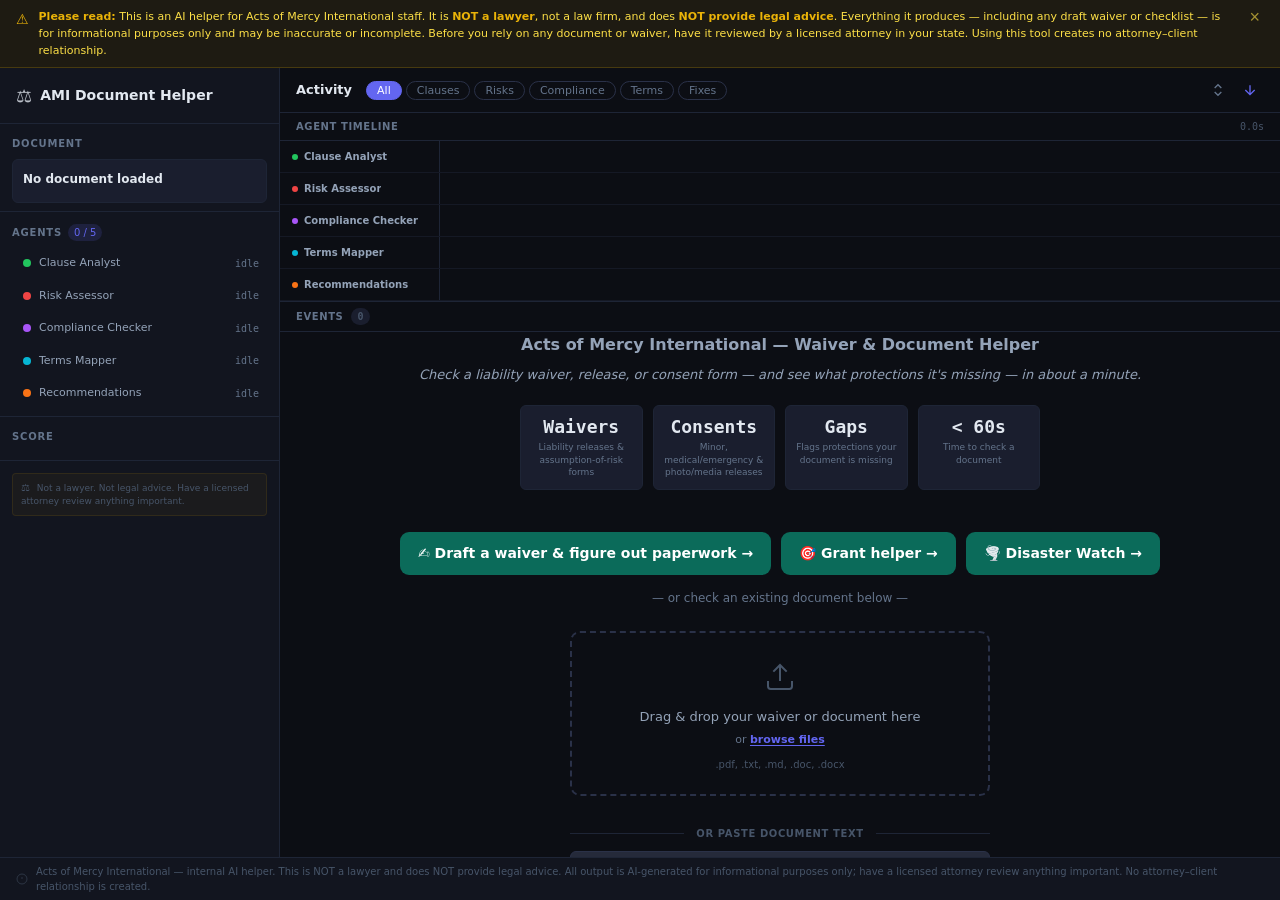
<file: frontend/index.html>
<!DOCTYPE html>
<html lang="en">
<head>
  <meta charset="UTF-8">
  <meta name="viewport" content="width=device-width, initial-scale=1.0">
  <title>Acts of Mercy International — Document &amp; Waiver Helper</title>
  <link rel="stylesheet" href="css/styles.css">
</head>
<body>
  <!-- Disclaimer Banner -->
  <div class="disclaimer-banner" id="disclaimer-banner">
    <div class="disclaimer-content">
      <span class="disclaimer-icon">&#9888;</span>
      <span class="disclaimer-text">
        <strong>Please read:</strong> This is an AI helper for Acts of Mercy International staff. It is <strong>NOT a lawyer</strong>,
        not a law firm, and does <strong>NOT provide legal advice</strong>. Everything it produces — including any draft waiver or
        checklist — is for informational purposes only and may be inaccurate or incomplete. Before you rely on any document or
        waiver, have it reviewed by a licensed attorney in your state. Using this tool creates no attorney–client relationship.
      </span>
      <button class="disclaimer-close" id="disclaimer-close" title="Dismiss">&times;</button>
    </div>
  </div>

  <!-- App Body -->
  <div class="app-body">

  <!-- Sidebar -->
  <aside id="sidebar">
    <div class="sidebar-header">
      <span class="logo-icon">&#9878;</span>
      <span class="logo-text">AMI Document Helper</span>
    </div>

    <div class="sidebar-section">
      <div class="section-label">DOCUMENT</div>
      <div id="contract-info" class="contract-card">
        <div class="contract-name">No document loaded</div>
        <div class="contract-meta"></div>
      </div>
    </div>

    <div class="sidebar-section">
      <div class="section-label">AGENTS <span id="agent-count-badge" class="count-badge">0 / 5</span></div>
      <div id="agent-list" class="agent-list"></div>
    </div>

    <div class="sidebar-section">
      <div class="section-label">SCORE</div>
      <div id="score-display" class="score-display hidden">
        <div class="score-gauge">
          <svg viewBox="0 0 120 120" class="gauge-svg">
            <circle cx="60" cy="60" r="52" class="gauge-bg"/>
            <circle cx="60" cy="60" r="52" class="gauge-fill" id="gauge-fill"
              stroke-dasharray="326.73" stroke-dashoffset="326.73"/>
          </svg>
          <div class="gauge-value" id="gauge-value">--</div>
        </div>
        <div class="score-grade" id="score-grade"></div>
        <div class="score-label" id="score-label"></div>
      </div>
    </div>

    <div class="sidebar-section sidebar-disclaimer">
      <div class="disclaimer-mini">
        <span class="disclaimer-mini-icon">&#9878;</span>
        Not a lawyer. Not legal advice. Have a licensed attorney review anything important.
      </div>
    </div>

    <div class="sidebar-footer">
      <span class="status-dot" id="status-dot"></span>
      <span class="status-text" id="status-text">Idle</span>
    </div>
  </aside>

  <!-- Main Panel -->
  <main id="main-panel">
    <!-- Scope Bar -->
    <div class="scope-bar">
      <div class="scope-title">Activity</div>
      <div class="scope-filters" id="scope-filters">
        <button class="filter-pill active" data-filter="all">All</button>
        <button class="filter-pill" data-filter="clause">Clauses</button>
        <button class="filter-pill" data-filter="risk">Risks</button>
        <button class="filter-pill" data-filter="compliance">Compliance</button>
        <button class="filter-pill" data-filter="terms">Terms</button>
        <button class="filter-pill" data-filter="recommendation">Fixes</button>
      </div>
      <div class="scope-actions">
        <button class="btn-viewer hidden" id="btn-view-contract" title="View contract with highlighted problem areas">
          <svg width="14" height="14" viewBox="0 0 24 24" fill="none" stroke="currentColor" stroke-width="2">
            <path d="M14 2H6a2 2 0 0 0-2 2v16a2 2 0 0 0 2 2h12a2 2 0 0 0 2-2V8z"/><polyline points="14 2 14 8 20 8"/>
          </svg>
          View Contract
        </button>
        <button class="btn-pdf hidden" id="btn-download-pdf" title="Download professional PDF report">
          <svg width="14" height="14" viewBox="0 0 24 24" fill="none" stroke="currentColor" stroke-width="2">
            <path d="M21 15v4a2 2 0 0 1-2 2H5a2 2 0 0 1-2-2v-4"/><polyline points="7 10 12 15 17 10"/><line x1="12" y1="15" x2="12" y2="3"/>
          </svg>
          Download PDF Report
        </button>
        <button class="icon-btn" id="btn-expand-all" title="Expand all">
          <svg width="16" height="16" viewBox="0 0 24 24" fill="none" stroke="currentColor" stroke-width="2"><path d="M7 15l5 5 5-5M7 9l5-5 5 5"/></svg>
        </button>
        <button class="icon-btn" id="btn-auto-scroll" title="Auto-scroll" data-active="true">
          <svg width="16" height="16" viewBox="0 0 24 24" fill="none" stroke="currentColor" stroke-width="2"><path d="M12 5v14M19 12l-7 7-7-7"/></svg>
        </button>
      </div>
    </div>

    <!-- Timeline -->
    <div class="timeline-container" id="timeline-container">
      <div class="timeline-header">
        <span class="timeline-title">Agent Timeline</span>
        <span class="timeline-elapsed" id="timeline-elapsed">0.0s</span>
      </div>
      <div class="timeline-lanes" id="timeline-lanes"></div>
    </div>

    <!-- Contract Viewer (highlighted) -->
    <div class="contract-viewer hidden" id="contract-viewer">
      <div class="viewer-header">
        <span class="viewer-title">Contract — Highlighted Problem Areas</span>
        <div class="viewer-legend">
          <span class="legend-item"><span class="legend-dot" style="background:var(--red)"></span> High Risk</span>
          <span class="legend-item"><span class="legend-dot" style="background:var(--yellow)"></span> Medium Risk</span>
          <span class="legend-item"><span class="legend-dot" style="background:var(--green)"></span> Low Risk</span>
        </div>
        <button class="icon-btn" id="btn-close-viewer" title="Close viewer">
          <svg width="14" height="14" viewBox="0 0 24 24" fill="none" stroke="currentColor" stroke-width="2"><line x1="18" y1="6" x2="6" y2="18"/><line x1="6" y1="6" x2="18" y2="18"/></svg>
        </button>
      </div>
      <div class="viewer-body" id="viewer-body"></div>
    </div>

    <!-- Event Stream -->
    <div class="event-stream-header">
      <span>Events</span>
      <span class="event-count" id="event-count">0</span>
    </div>
    <div class="event-stream" id="event-stream">
      <div class="event-empty" id="event-empty">
        <div class="empty-icon">&#9878;</div>
        <div class="empty-title">Acts of Mercy International — Waiver &amp; Document Helper</div>
        <div class="empty-tagline">Check a liability waiver, release, or consent form — and see what protections it's missing — in about a minute.</div>

        <!-- What this helps with -->
        <div class="stats-grid">
          <div class="stat-card">
            <div class="stat-value">Waivers</div>
            <div class="stat-label">Liability releases &amp; assumption-of-risk forms</div>
          </div>
          <div class="stat-card">
            <div class="stat-value">Consents</div>
            <div class="stat-label">Minor, medical/emergency &amp; photo/media releases</div>
          </div>
          <div class="stat-card">
            <div class="stat-value">Gaps</div>
            <div class="stat-label">Flags protections your document is missing</div>
          </div>
          <div class="stat-card">
            <div class="stat-value">&lt; 60s</div>
            <div class="stat-label">Time to check a document</div>
          </div>
        </div>

        <div style="margin:18px auto 6px;text-align:center;display:flex;gap:10px;justify-content:center;flex-wrap:wrap;">
          <a href="/draft.html" style="display:inline-block;padding:11px 18px;border-radius:9px;background:#0b6b5a;color:#fff;text-decoration:none;font-weight:600;font-size:14px;">
            ✍️ Draft a waiver &amp; figure out paperwork →
          </a>
          <a href="/grants.html" style="display:inline-block;padding:11px 18px;border-radius:9px;background:#0b6b5a;color:#fff;text-decoration:none;font-weight:600;font-size:14px;">
            🎯 Grant helper →
          </a>
          <a href="/disasters.html" style="display:inline-block;padding:11px 18px;border-radius:9px;background:#0b6b5a;color:#fff;text-decoration:none;font-weight:600;font-size:14px;">
            🌪️ Disaster Watch →
          </a>
        </div>

        <div class="empty-subtitle">— or check an existing document below —</div>

        <!-- Upload Zone -->
        <div class="upload-zone" id="upload-zone">
          <input type="file" id="file-input" accept=".pdf,.txt,.md,.doc,.docx" hidden>
          <div class="upload-icon">
            <svg width="32" height="32" viewBox="0 0 24 24" fill="none" stroke="currentColor" stroke-width="1.5">
              <path d="M21 15v4a2 2 0 0 1-2 2H5a2 2 0 0 1-2-2v-4"/>
              <polyline points="17 8 12 3 7 8"/>
              <line x1="12" y1="3" x2="12" y2="15"/>
            </svg>
          </div>
          <div class="upload-text">Drag & drop your waiver or document here</div>
          <div class="upload-hint">or <button class="upload-browse-btn" id="btn-browse">browse files</button></div>
          <div class="upload-formats">.pdf, .txt, .md, .doc, .docx</div>
        </div>

        <!-- Paste Area -->
        <div class="paste-section">
          <div class="paste-divider"><span>or paste document text</span></div>
          <div class="paste-area-wrap">
            <textarea id="paste-area" class="paste-area" placeholder="Paste your waiver, release, consent form, or agreement text here..." rows="4"></textarea>
            <button class="btn-secondary" id="btn-paste-analyze" disabled>
              <svg width="14" height="14" viewBox="0 0 24 24" fill="none" stroke="currentColor" stroke-width="2"><polygon points="5 3 19 12 5 21 5 3"/></svg>
              Analyze
            </button>
          </div>
        </div>

        <!-- Demo shortcut -->
        <div class="demo-section">
          <div class="paste-divider"><span>or try the demo</span></div>
          <button class="btn-ghost" id="btn-demo">
            <svg width="14" height="14" viewBox="0 0 24 24" fill="none" stroke="currentColor" stroke-width="2"><polygon points="5 3 19 12 5 21 5 3"/></svg>
            See an Example Review
          </button>
          <div class="empty-hint">Sample document — shows how a review looks (not an AMI document)</div>
        </div>

        <!-- Upload progress (hidden by default) -->
        <div class="upload-progress hidden" id="upload-progress">
          <div class="upload-file-icon">
            <svg width="20" height="20" viewBox="0 0 24 24" fill="none" stroke="currentColor" stroke-width="1.5">
              <path d="M14 2H6a2 2 0 0 0-2 2v16a2 2 0 0 0 2 2h12a2 2 0 0 0 2-2V8z"/>
              <polyline points="14 2 14 8 20 8"/>
            </svg>
          </div>
          <div class="upload-file-info">
            <div class="upload-file-name" id="upload-file-name"></div>
            <div class="upload-file-size" id="upload-file-size"></div>
          </div>
          <div class="upload-file-status" id="upload-file-status">Reading...</div>
        </div>
      </div>
    </div>
  </main>

  </div><!-- /app-body -->

  <!-- Page-level disclaimer footer -->
  <div class="page-disclaimer" id="page-disclaimer">
    <svg width="12" height="12" viewBox="0 0 24 24" fill="none" stroke="currentColor" stroke-width="2">
      <circle cx="12" cy="12" r="10"/><line x1="12" y1="8" x2="12" y2="12"/><line x1="12" y1="16" x2="12.01" y2="16"/>
    </svg>
    Acts of Mercy International — internal AI helper. This is NOT a lawyer and does NOT provide legal advice.
    All output is AI-generated for informational purposes only; have a licensed attorney review anything important. No attorney–client relationship is created.
  </div>

  <script type="module" src="js/app.js"></script>
</body>
</html>
</file>
<file: frontend/css/styles.css>
/* === Reset & Base === */
*, *::before, *::after { box-sizing: border-box; margin: 0; padding: 0; }

:root {
  --bg-primary: #0c0e14;
  --bg-secondary: #12151f;
  --bg-card: #1a1e2e;
  --bg-card-hover: #1f2438;
  --bg-input: #252a3a;
  --bg-row-hover: rgba(99, 130, 255, 0.04);
  --bg-row-selected: rgba(99, 130, 255, 0.08);

  --text-primary: #e2e8f0;
  --text-secondary: #94a3b8;
  --text-muted: #64748b;
  --text-dim: #475569;

  --border: #1e2536;
  --border-light: #2a3148;

  --accent: #6366f1;
  --accent-dim: rgba(99, 102, 241, 0.15);
  --accent-glow: rgba(99, 102, 241, 0.25);

  --red: #ef4444;
  --red-dim: rgba(239, 68, 68, 0.12);
  --red-text: #fca5a5;
  --orange: #f97316;
  --orange-dim: rgba(249, 115, 22, 0.12);
  --orange-text: #fdba74;
  --yellow: #eab308;
  --yellow-dim: rgba(234, 179, 8, 0.12);
  --yellow-text: #fde047;
  --green: #22c55e;
  --green-dim: rgba(34, 197, 94, 0.12);
  --green-text: #86efac;
  --blue: #3b82f6;
  --blue-dim: rgba(59, 130, 246, 0.12);
  --blue-text: #93c5fd;
  --purple: #a855f7;
  --purple-dim: rgba(168, 85, 247, 0.12);
  --purple-text: #d8b4fe;
  --cyan: #06b6d4;
  --cyan-dim: rgba(6, 182, 212, 0.12);
  --cyan-text: #67e8f9;
  --rose: #f43f5e;
  --rose-dim: rgba(244, 63, 94, 0.12);
  --rose-text: #fda4af;

  --font-sans: -apple-system, BlinkMacSystemFont, 'Segoe UI', system-ui, sans-serif;
  --font-mono: 'SF Mono', 'Fira Code', 'Cascadia Code', 'Consolas', monospace;

  --sidebar-width: 280px;
  --timeline-height: 180px;
  --radius: 6px;
  --radius-sm: 4px;
}

html, body {
  height: 100%;
  font-family: var(--font-sans);
  background: var(--bg-primary);
  color: var(--text-primary);
  font-size: 13px;
  line-height: 1.5;
  overflow: hidden;
}

body {
  display: flex;
  flex-direction: column;
}

/* === Disclaimer Banner === */
.disclaimer-banner {
  width: 100%;
  background: rgba(234, 179, 8, 0.08);
  border-bottom: 1px solid rgba(234, 179, 8, 0.2);
  flex-shrink: 0;
  z-index: 100;
}

.disclaimer-banner.hidden { display: none; }

.disclaimer-content {
  display: flex;
  align-items: flex-start;
  gap: 10px;
  padding: 8px 16px;
  max-width: 100%;
}

.disclaimer-icon {
  font-size: 14px;
  color: var(--yellow);
  flex-shrink: 0;
  margin-top: 1px;
}

.disclaimer-text {
  font-size: 11px;
  line-height: 1.55;
  color: var(--yellow-text);
  flex: 1;
}

.disclaimer-text strong {
  color: var(--yellow);
}

.disclaimer-close {
  background: none;
  border: none;
  color: var(--yellow-text);
  font-size: 18px;
  cursor: pointer;
  padding: 0 4px;
  line-height: 1;
  opacity: 0.6;
  flex-shrink: 0;
  transition: opacity 0.15s;
}

.disclaimer-close:hover { opacity: 1; }

/* === Page Layout (below banner) === */
.app-body {
  display: flex;
  flex: 1;
  overflow: hidden;
}

/* === Sidebar === */
#sidebar {
  width: var(--sidebar-width);
  min-width: var(--sidebar-width);
  height: 100vh;
  background: var(--bg-secondary);
  border-right: 1px solid var(--border);
  display: flex;
  flex-direction: column;
  overflow: hidden;
}

.sidebar-header {
  display: flex;
  align-items: center;
  gap: 8px;
  padding: 14px 16px;
  border-bottom: 1px solid var(--border);
  font-weight: 600;
  font-size: 14px;
}

.logo-icon {
  font-size: 18px;
  opacity: 0.8;
}

.sidebar-section {
  padding: 12px 12px 8px;
  border-bottom: 1px solid var(--border);
}

.section-label {
  font-size: 10px;
  font-weight: 600;
  letter-spacing: 0.08em;
  text-transform: uppercase;
  color: var(--text-muted);
  margin-bottom: 8px;
  display: flex;
  align-items: center;
  gap: 6px;
}

.count-badge {
  font-size: 10px;
  font-weight: 500;
  padding: 1px 6px;
  border-radius: 10px;
  background: var(--accent-dim);
  color: var(--accent);
  letter-spacing: 0;
}

/* Contract Card */
.contract-card {
  padding: 10px;
  border-radius: var(--radius);
  background: var(--bg-card);
  border: 1px solid var(--border);
}

.contract-name {
  font-size: 12px;
  font-weight: 600;
  color: var(--text-primary);
  margin-bottom: 4px;
}

.contract-meta {
  font-size: 10px;
  color: var(--text-muted);
  line-height: 1.6;
}

.contract-meta span {
  display: block;
}

/* Agent List */
.agent-list {
  display: flex;
  flex-direction: column;
  gap: 4px;
}

.agent-item {
  display: flex;
  align-items: center;
  gap: 8px;
  padding: 6px 8px;
  border-radius: var(--radius-sm);
  border-left: 3px solid transparent;
  font-size: 11px;
  transition: background 0.15s;
}

.agent-item:hover {
  background: var(--bg-card-hover);
}

.agent-item .agent-dot {
  width: 8px;
  height: 8px;
  border-radius: 50%;
  flex-shrink: 0;
}

.agent-item .agent-name {
  flex: 1;
  font-weight: 500;
  color: var(--text-secondary);
}

.agent-item .agent-status {
  font-size: 10px;
  color: var(--text-muted);
  font-family: var(--font-mono);
}

.agent-item[data-status="waiting"] .agent-dot { background: var(--text-dim); }
.agent-item[data-status="analyzing"] .agent-dot {
  animation: pulse-dot 1.2s ease-in-out infinite;
}
.agent-item[data-status="complete"] .agent-dot { background: var(--green); }
.agent-item[data-status="complete"] .agent-name { color: var(--text-primary); }

@keyframes pulse-dot {
  0%, 100% { opacity: 0.4; transform: scale(1); }
  50% { opacity: 1; transform: scale(1.3); }
}

/* Score Display */
.score-display {
  display: flex;
  flex-direction: column;
  align-items: center;
  padding: 12px 0 4px;
}

.score-display.hidden { display: none; }

.score-gauge {
  position: relative;
  width: 100px;
  height: 100px;
}

.gauge-svg {
  width: 100%;
  height: 100%;
  transform: rotate(-90deg);
}

.gauge-bg {
  fill: none;
  stroke: var(--border-light);
  stroke-width: 8;
}

.gauge-fill {
  fill: none;
  stroke: var(--red);
  stroke-width: 8;
  stroke-linecap: round;
  transition: stroke-dashoffset 2s ease-out, stroke 0.3s;
}

.gauge-value {
  position: absolute;
  top: 50%;
  left: 50%;
  transform: translate(-50%, -50%);
  font-size: 28px;
  font-weight: 700;
  font-family: var(--font-mono);
  color: var(--text-primary);
}

.score-grade {
  font-size: 16px;
  font-weight: 700;
  margin-top: 6px;
}

.score-label {
  font-size: 10px;
  font-weight: 600;
  letter-spacing: 0.1em;
  text-transform: uppercase;
  color: var(--text-muted);
}

/* Sidebar Footer */
.sidebar-footer {
  margin-top: auto;
  padding: 10px 16px;
  border-top: 1px solid var(--border);
  display: flex;
  align-items: center;
  gap: 8px;
  font-size: 11px;
  color: var(--text-muted);
}

.status-dot {
  width: 7px;
  height: 7px;
  border-radius: 50%;
  background: var(--text-dim);
}

.status-dot.active {
  background: var(--green);
  box-shadow: 0 0 6px var(--green);
}

/* === Main Panel === */
#main-panel {
  flex: 1;
  display: flex;
  flex-direction: column;
  overflow: hidden;
  min-width: 0;
}

/* Scope Bar */
.scope-bar {
  display: flex;
  align-items: center;
  gap: 10px;
  padding: 8px 16px;
  border-bottom: 1px solid var(--border);
  min-height: 40px;
  flex-shrink: 0;
}

.scope-title {
  font-size: 13px;
  font-weight: 600;
  color: var(--text-primary);
  margin-right: 4px;
}

.scope-filters {
  display: flex;
  gap: 4px;
  flex-wrap: wrap;
}

.filter-pill {
  padding: 2px 10px;
  border-radius: 20px;
  border: 1px solid var(--border-light);
  background: transparent;
  color: var(--text-muted);
  font-size: 11px;
  font-weight: 500;
  cursor: pointer;
  transition: all 0.15s;
  font-family: var(--font-sans);
}

.filter-pill:hover {
  border-color: var(--accent);
  color: var(--text-secondary);
}

.filter-pill.active {
  background: var(--accent);
  border-color: var(--accent);
  color: white;
}

.scope-actions {
  margin-left: auto;
  display: flex;
  gap: 4px;
}

.btn-pdf {
  display: flex;
  align-items: center;
  gap: 6px;
  padding: 4px 14px;
  border-radius: var(--radius);
  border: 1px solid var(--green);
  background: var(--green-dim);
  color: var(--green-text);
  font-size: 11px;
  font-weight: 600;
  cursor: pointer;
  transition: all 0.15s;
  font-family: var(--font-sans);
  margin-right: 8px;
}

.btn-pdf:hover {
  background: var(--green);
  color: white;
  box-shadow: 0 0 12px rgba(34, 197, 94, 0.3);
}

.btn-pdf.hidden { display: none; }

.btn-pdf.loading {
  opacity: 0.6;
  cursor: wait;
}

.icon-btn {
  width: 28px;
  height: 28px;
  display: flex;
  align-items: center;
  justify-content: center;
  border-radius: var(--radius-sm);
  border: none;
  background: transparent;
  color: var(--text-muted);
  cursor: pointer;
  transition: all 0.15s;
}

.icon-btn:hover {
  background: var(--bg-card);
  color: var(--text-secondary);
}

.icon-btn[data-active="true"] {
  color: var(--accent);
}

/* === Timeline === */
.timeline-container {
  border-bottom: 1px solid var(--border);
  flex-shrink: 0;
  overflow: hidden;
}

.timeline-header {
  display: flex;
  align-items: center;
  justify-content: space-between;
  padding: 6px 16px;
  border-bottom: 1px solid var(--border);
}

.timeline-title {
  font-size: 10px;
  font-weight: 600;
  text-transform: uppercase;
  letter-spacing: 0.06em;
  color: var(--text-muted);
}

.timeline-elapsed {
  font-size: 10px;
  font-family: var(--font-mono);
  color: var(--text-dim);
}

.timeline-lanes {
  padding: 0;
}

.timeline-lane {
  display: flex;
  align-items: center;
  height: 32px;
  border-bottom: 1px solid rgba(30, 37, 54, 0.5);
  position: relative;
}

.lane-label {
  width: 160px;
  min-width: 160px;
  padding: 0 12px;
  font-size: 10px;
  font-weight: 600;
  display: flex;
  align-items: center;
  gap: 6px;
  border-right: 1px solid var(--border);
  height: 100%;
  overflow: hidden;
  white-space: nowrap;
}

.lane-color-dot {
  width: 6px;
  height: 6px;
  border-radius: 50%;
  flex-shrink: 0;
}

.lane-name {
  overflow: hidden;
  text-overflow: ellipsis;
  color: var(--text-secondary);
}

.lane-track {
  flex: 1;
  height: 100%;
  position: relative;
  overflow: hidden;
}

.lane-progress {
  position: absolute;
  top: 0;
  left: 0;
  height: 100%;
  width: 0;
  transition: width 0.3s ease;
  opacity: 0.12;
}

.lane-event-dot {
  position: absolute;
  top: 50%;
  transform: translateY(-50%);
  width: 8px;
  height: 8px;
  border-radius: 50%;
  opacity: 0;
  animation: dot-appear 0.3s ease forwards;
  cursor: pointer;
  transition: transform 0.15s;
  z-index: 1;
}

.lane-event-dot:hover {
  transform: translateY(-50%) scale(1.6);
  z-index: 2;
}

.lane-event-dot.high { background: var(--red); box-shadow: 0 0 4px var(--red); }
.lane-event-dot.medium { background: var(--yellow); box-shadow: 0 0 4px var(--yellow); }
.lane-event-dot.low { background: var(--green); box-shadow: 0 0 4px var(--green); }
.lane-event-dot.info { background: var(--blue); box-shadow: 0 0 4px var(--blue); }
.lane-event-dot.system { background: var(--purple); box-shadow: 0 0 4px var(--purple); }

.lane-complete-check {
  position: absolute;
  right: 12px;
  top: 50%;
  transform: translateY(-50%);
  font-size: 11px;
  color: var(--green);
  opacity: 0;
  transition: opacity 0.3s;
}

.lane-complete-check.visible { opacity: 1; }

@keyframes dot-appear {
  from { opacity: 0; transform: translateY(-50%) scale(0); }
  to { opacity: 0.85; transform: translateY(-50%) scale(1); }
}

/* === Event Stream === */
.event-stream-header {
  display: flex;
  align-items: center;
  gap: 8px;
  padding: 6px 16px;
  border-bottom: 1px solid var(--border);
  font-size: 10px;
  font-weight: 600;
  text-transform: uppercase;
  letter-spacing: 0.06em;
  color: var(--text-muted);
  flex-shrink: 0;
}

.event-count {
  font-family: var(--font-mono);
  font-size: 10px;
  padding: 1px 6px;
  border-radius: 10px;
  background: var(--bg-card);
  color: var(--text-dim);
}

.event-stream {
  flex: 1;
  overflow-y: auto;
  overflow-x: hidden;
  scroll-behavior: smooth;
}

.event-stream::-webkit-scrollbar { width: 6px; }
.event-stream::-webkit-scrollbar-track { background: transparent; }
.event-stream::-webkit-scrollbar-thumb { background: var(--border-light); border-radius: 3px; }

/* Empty State */
.event-empty {
  display: flex;
  flex-direction: column;
  align-items: center;
  justify-content: center;
  height: 100%;
  gap: 8px;
  color: var(--text-muted);
}

.empty-icon {
  font-size: 48px;
  opacity: 0.2;
  margin-bottom: 8px;
}

.empty-title {
  font-size: 16px;
  font-weight: 600;
  color: var(--text-secondary);
}

.empty-subtitle {
  font-size: 12px;
  color: var(--text-muted);
  margin-bottom: 12px;
}

.empty-hint {
  font-size: 10px;
  color: var(--text-dim);
  margin-top: 4px;
}

/* === Upload Zone === */
.upload-zone {
  width: 420px;
  max-width: 90%;
  padding: 28px 24px 22px;
  border: 2px dashed var(--border-light);
  border-radius: 10px;
  display: flex;
  flex-direction: column;
  align-items: center;
  gap: 6px;
  cursor: pointer;
  transition: all 0.2s;
  margin-top: 4px;
}

.upload-zone:hover,
.upload-zone.dragover {
  border-color: var(--accent);
  background: var(--accent-dim);
}

.upload-zone.dragover .upload-icon {
  color: var(--accent);
  transform: translateY(-2px);
}

.upload-icon {
  color: var(--text-dim);
  margin-bottom: 2px;
  transition: all 0.2s;
}

.upload-text {
  font-size: 13px;
  font-weight: 500;
  color: var(--text-secondary);
}

.upload-hint {
  font-size: 11px;
  color: var(--text-muted);
}

.upload-browse-btn {
  background: none;
  border: none;
  color: var(--accent);
  font-size: 11px;
  font-weight: 600;
  cursor: pointer;
  text-decoration: underline;
  text-underline-offset: 2px;
  font-family: var(--font-sans);
  padding: 0;
}

.upload-browse-btn:hover {
  color: #818cf8;
}

.upload-formats {
  font-size: 10px;
  color: var(--text-dim);
  margin-top: 2px;
}

/* Paste Section */
.paste-section {
  width: 420px;
  max-width: 90%;
  margin-top: 8px;
}

.paste-divider {
  display: flex;
  align-items: center;
  gap: 12px;
  margin: 14px 0 10px;
  font-size: 10px;
  font-weight: 600;
  text-transform: uppercase;
  letter-spacing: 0.06em;
  color: var(--text-dim);
}

.paste-divider::before,
.paste-divider::after {
  content: '';
  flex: 1;
  height: 1px;
  background: var(--border);
}

.paste-area-wrap {
  position: relative;
}

.paste-area {
  width: 100%;
  padding: 10px 12px;
  padding-right: 90px;
  border-radius: var(--radius);
  border: 1px solid var(--border-light);
  background: var(--bg-input);
  color: var(--text-primary);
  font-family: var(--font-mono);
  font-size: 11px;
  line-height: 1.5;
  resize: vertical;
  min-height: 80px;
  max-height: 200px;
  transition: border-color 0.15s;
}

.paste-area::placeholder {
  color: var(--text-dim);
}

.paste-area:focus {
  outline: none;
  border-color: var(--accent);
  box-shadow: 0 0 0 2px var(--accent-dim);
}

.paste-area-wrap .btn-secondary {
  position: absolute;
  bottom: 8px;
  right: 8px;
}

/* Demo section */
.demo-section {
  width: 420px;
  max-width: 90%;
  display: flex;
  flex-direction: column;
  align-items: center;
}

/* Upload Progress */
.upload-progress {
  display: flex;
  align-items: center;
  gap: 12px;
  padding: 12px 16px;
  border-radius: var(--radius);
  background: var(--bg-card);
  border: 1px solid var(--border);
  width: 420px;
  max-width: 90%;
  margin-top: 12px;
}

.upload-progress.hidden { display: none; }

.upload-file-icon {
  color: var(--accent);
  flex-shrink: 0;
}

.upload-file-info {
  flex: 1;
  min-width: 0;
}

.upload-file-name {
  font-size: 12px;
  font-weight: 600;
  color: var(--text-primary);
  overflow: hidden;
  text-overflow: ellipsis;
  white-space: nowrap;
}

.upload-file-size {
  font-size: 10px;
  color: var(--text-muted);
}

.upload-file-status {
  font-size: 10px;
  font-weight: 600;
  color: var(--accent);
  flex-shrink: 0;
  animation: pulse-text 1.2s ease-in-out infinite;
}

@keyframes pulse-text {
  0%, 100% { opacity: 0.6; }
  50% { opacity: 1; }
}

.btn-primary {
  display: flex;
  align-items: center;
  gap: 6px;
  padding: 8px 20px;
  border-radius: var(--radius);
  border: none;
  background: var(--accent);
  color: white;
  font-size: 13px;
  font-weight: 600;
  cursor: pointer;
  transition: all 0.15s;
  font-family: var(--font-sans);
}

.btn-primary:hover {
  background: #818cf8;
  box-shadow: 0 0 20px var(--accent-glow);
}

.btn-secondary {
  display: flex;
  align-items: center;
  gap: 5px;
  padding: 5px 14px;
  border-radius: var(--radius-sm);
  border: 1px solid var(--accent);
  background: var(--accent-dim);
  color: var(--accent);
  font-size: 11px;
  font-weight: 600;
  cursor: pointer;
  transition: all 0.15s;
  font-family: var(--font-sans);
}

.btn-secondary:hover:not(:disabled) {
  background: var(--accent);
  color: white;
}

.btn-secondary:disabled {
  opacity: 0.35;
  cursor: not-allowed;
}

.btn-ghost {
  display: flex;
  align-items: center;
  gap: 6px;
  padding: 7px 18px;
  border-radius: var(--radius);
  border: 1px solid var(--border-light);
  background: transparent;
  color: var(--text-secondary);
  font-size: 12px;
  font-weight: 500;
  cursor: pointer;
  transition: all 0.15s;
  font-family: var(--font-sans);
}

.btn-ghost:hover {
  border-color: var(--accent);
  color: var(--accent);
  background: var(--accent-dim);
}

/* Event Row */
.event-row {
  display: flex;
  align-items: flex-start;
  padding: 6px 16px;
  border-left: 3px solid transparent;
  cursor: pointer;
  transition: background 0.1s;
  border-bottom: 1px solid rgba(30, 37, 54, 0.3);
}

.event-row:hover {
  background: var(--bg-row-hover);
}

.event-row.expanded {
  background: var(--bg-row-selected);
}

.event-row .row-agent {
  width: 90px;
  min-width: 90px;
  font-size: 10px;
  font-weight: 600;
  padding-top: 2px;
  overflow: hidden;
  text-overflow: ellipsis;
  white-space: nowrap;
}

.event-row .row-icon {
  width: 18px;
  min-width: 18px;
  text-align: center;
  font-size: 12px;
  padding-top: 1px;
}

.event-row .row-badge {
  min-width: 70px;
  width: 70px;
  padding: 1px 6px;
  border-radius: 3px;
  font-size: 10px;
  font-weight: 600;
  text-align: center;
  white-space: nowrap;
  margin: 0 8px;
}

.badge-high { background: var(--red-dim); color: var(--red-text); }
.badge-medium { background: var(--yellow-dim); color: var(--yellow-text); }
.badge-low { background: var(--green-dim); color: var(--green-text); }
.badge-info { background: var(--blue-dim); color: var(--blue-text); }
.badge-system { background: var(--purple-dim); color: var(--purple-text); }
.badge-critical { background: var(--rose-dim); color: var(--rose-text); }

.event-row .row-summary {
  flex: 1;
  font-size: 12px;
  color: var(--text-secondary);
  overflow: hidden;
  text-overflow: ellipsis;
  white-space: nowrap;
  min-width: 0;
}

.event-row .row-time {
  min-width: 50px;
  text-align: right;
  font-size: 10px;
  font-family: var(--font-mono);
  color: var(--text-dim);
  padding-top: 2px;
}

/* Event Detail */
.event-detail {
  display: none;
  padding: 8px 16px 12px 119px;
  font-size: 12px;
  line-height: 1.65;
  color: var(--text-secondary);
  border-bottom: 1px solid var(--border);
  background: rgba(18, 21, 31, 0.5);
}

.event-row.expanded + .event-detail { display: block; }

.event-detail h4 {
  font-size: 12px;
  font-weight: 600;
  color: var(--text-primary);
  margin: 8px 0 4px;
}

.event-detail h4:first-child { margin-top: 0; }

.event-detail p {
  margin: 4px 0;
}

.event-detail code {
  font-family: var(--font-mono);
  font-size: 11px;
  background: var(--bg-card);
  padding: 1px 4px;
  border-radius: 3px;
  color: var(--cyan-text);
}

.event-detail .detail-tag {
  display: inline-block;
  padding: 1px 6px;
  border-radius: 3px;
  font-size: 10px;
  font-weight: 600;
  margin-right: 4px;
}

.event-detail .recommended-text {
  padding: 8px 12px;
  border-radius: var(--radius-sm);
  background: var(--bg-card);
  border-left: 3px solid var(--accent);
  font-size: 11px;
  font-family: var(--font-mono);
  line-height: 1.6;
  margin: 6px 0;
  color: var(--text-secondary);
  white-space: pre-wrap;
}

/* System event row */
.event-row.system-row {
  padding: 10px 16px;
  border-left-color: var(--accent);
  background: var(--accent-dim);
}

.event-row.system-row .row-summary {
  color: var(--text-primary);
  font-weight: 500;
  white-space: normal;
}

/* Disclaimer event row */
.event-row.disclaimer-row {
  padding: 8px 16px;
  border-left-color: var(--yellow);
  background: rgba(234, 179, 8, 0.04);
  cursor: default;
}

.disclaimer-summary {
  font-size: 10px !important;
  line-height: 1.6 !important;
  color: var(--text-dim) !important;
  white-space: normal !important;
}

.disclaimer-summary strong {
  color: var(--yellow-text);
  font-weight: 600;
}

/* Agent start rows */
.event-row.agent-start {
  border-left-width: 3px;
}

/* === Contract Viewer === */
.contract-viewer {
  border-bottom: 1px solid var(--border);
  flex-shrink: 0;
  max-height: 40vh;
  display: flex;
  flex-direction: column;
  overflow: hidden;
}

.contract-viewer.hidden { display: none; }

.viewer-header {
  display: flex;
  align-items: center;
  gap: 12px;
  padding: 6px 16px;
  border-bottom: 1px solid var(--border);
  flex-shrink: 0;
}

.viewer-title {
  font-size: 10px;
  font-weight: 600;
  text-transform: uppercase;
  letter-spacing: 0.06em;
  color: var(--text-muted);
}

.viewer-legend {
  display: flex;
  gap: 12px;
  margin-left: auto;
}

.legend-item {
  display: flex;
  align-items: center;
  gap: 4px;
  font-size: 10px;
  color: var(--text-dim);
}

.legend-dot {
  width: 8px;
  height: 8px;
  border-radius: 2px;
}

.viewer-body {
  flex: 1;
  overflow-y: auto;
  padding: 16px;
  font-family: var(--font-mono);
  font-size: 11px;
  line-height: 1.8;
  color: var(--text-secondary);
  white-space: pre-wrap;
  word-wrap: break-word;
}

.viewer-body::-webkit-scrollbar { width: 6px; }
.viewer-body::-webkit-scrollbar-track { background: transparent; }
.viewer-body::-webkit-scrollbar-thumb { background: var(--border-light); border-radius: 3px; }

/* Highlighted spans in viewer */
.hl-high {
  background: rgba(239, 68, 68, 0.15);
  border-left: 3px solid var(--red);
  padding: 2px 6px;
  margin: 2px 0;
  display: inline;
  border-radius: 2px;
  position: relative;
}

.hl-medium {
  background: rgba(234, 179, 8, 0.12);
  border-left: 3px solid var(--yellow);
  padding: 2px 6px;
  margin: 2px 0;
  display: inline;
  border-radius: 2px;
}

.hl-low {
  background: rgba(34, 197, 94, 0.08);
  border-left: 3px solid var(--green);
  padding: 2px 6px;
  margin: 2px 0;
  display: inline;
  border-radius: 2px;
}

.hl-tag {
  font-size: 9px;
  font-weight: 700;
  font-family: var(--font-sans);
  padding: 0px 4px;
  border-radius: 2px;
  margin-right: 4px;
  vertical-align: middle;
}

.hl-tag-high { background: var(--red-dim); color: var(--red-text); }
.hl-tag-medium { background: var(--yellow-dim); color: var(--yellow-text); }
.hl-tag-low { background: var(--green-dim); color: var(--green-text); }

/* View Contract Button */
.btn-viewer {
  display: flex;
  align-items: center;
  gap: 6px;
  padding: 4px 14px;
  border-radius: var(--radius);
  border: 1px solid var(--accent);
  background: var(--accent-dim);
  color: var(--accent);
  font-size: 11px;
  font-weight: 600;
  cursor: pointer;
  transition: all 0.15s;
  font-family: var(--font-sans);
  margin-right: 4px;
}

.btn-viewer:hover {
  background: var(--accent);
  color: white;
}

.btn-viewer.hidden { display: none; }

.btn-viewer.active {
  background: var(--accent);
  color: white;
}

/* === Stats Grid === */
.empty-tagline {
  font-size: 13px;
  color: var(--text-secondary);
  font-style: italic;
  margin-bottom: 12px;
}

.stats-grid {
  display: grid;
  grid-template-columns: repeat(4, 1fr);
  gap: 10px;
  width: 520px;
  max-width: 95%;
  margin-bottom: 16px;
}

.stat-card {
  padding: 10px 8px;
  border-radius: var(--radius);
  background: var(--bg-card);
  border: 1px solid var(--border);
  text-align: center;
  transition: border-color 0.15s;
}

.stat-card:hover {
  border-color: var(--accent);
}

.stat-value {
  font-size: 18px;
  font-weight: 700;
  font-family: var(--font-mono);
  color: var(--text-primary);
  line-height: 1.2;
}

.stat-label {
  font-size: 9px;
  color: var(--text-muted);
  line-height: 1.4;
  margin-top: 4px;
}

.stat-label em {
  font-style: normal;
  color: var(--text-dim);
}

/* === Sidebar Disclaimer === */
.sidebar-disclaimer {
  border-bottom: none !important;
  padding-bottom: 4px !important;
}

.disclaimer-mini {
  font-size: 9px;
  line-height: 1.5;
  color: var(--text-dim);
  padding: 6px 8px;
  border-radius: var(--radius-sm);
  background: rgba(234, 179, 8, 0.04);
  border: 1px solid rgba(234, 179, 8, 0.1);
}

.disclaimer-mini-icon {
  margin-right: 4px;
  font-size: 10px;
}

/* === Page Disclaimer Footer === */
.page-disclaimer {
  display: flex;
  align-items: center;
  gap: 8px;
  padding: 6px 16px;
  font-size: 10px;
  color: var(--text-dim);
  background: var(--bg-secondary);
  border-top: 1px solid var(--border);
  flex-shrink: 0;
}

.page-disclaimer svg {
  flex-shrink: 0;
  opacity: 0.5;
}

/* === Responsive === */
@media (max-width: 900px) {
  :root { --sidebar-width: 220px; }
  .lane-label { width: 120px; min-width: 120px; }
  .event-row .row-agent { width: 70px; min-width: 70px; }
  .event-detail { padding-left: 89px; }
}

@media (max-width: 640px) {
  #sidebar { display: none; }
  .lane-label { width: 80px; min-width: 80px; font-size: 9px; }
  .event-row .row-agent { display: none; }
  .event-detail { padding-left: 16px; }
  .stats-grid { grid-template-columns: repeat(2, 1fr); width: 300px; }
  .disclaimer-banner { display: none; }
}
</file>
